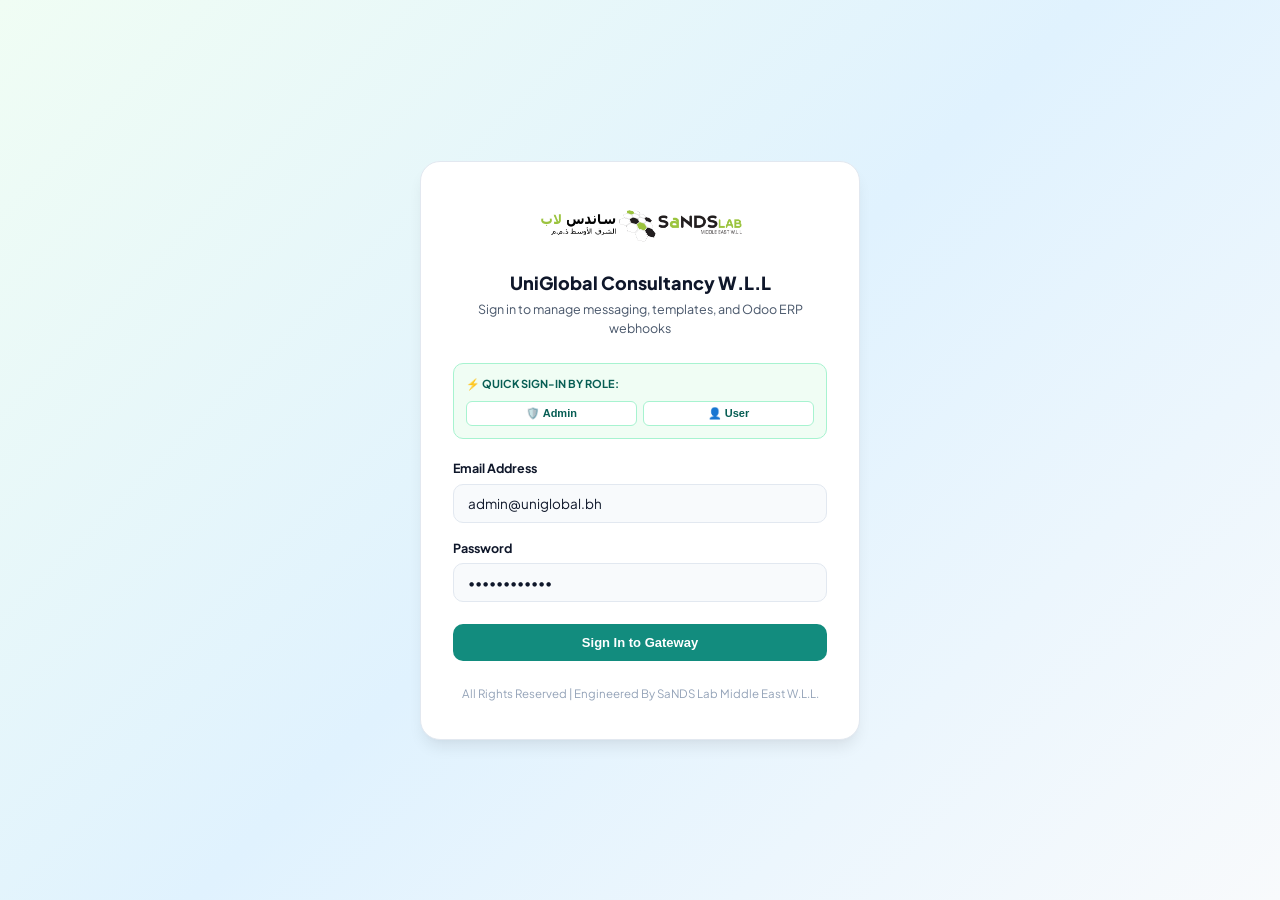
<file: index.html>
<!DOCTYPE html>
<html lang="en">
<head>
  <meta charset="UTF-8">
  <meta name="viewport" content="width=device-width, initial-scale=1.0">
  <title>WhatsApp Integration Platform | SaNDS Lab Middle East W.L.L.</title>
  
  <!-- Favicon -->
  <link rel="icon" type="image/png" href="./assets/logos/SaNDSLab-LogoNewUpdated.png">

  <!-- Google Fonts -->
  <link rel="preconnect" href="https://fonts.googleapis.com">
  <link rel="preconnect" href="https://fonts.gstatic.com" crossorigin>
  <link href="https://fonts.googleapis.com/css2?family=Plus+Jakarta+Sans:wght@300;400;500;600;700;800&family=JetBrains+Mono:wght@400;500;600&display=swap" rel="stylesheet">

  <!-- Application Stylesheet -->
  <link rel="stylesheet" href="./assets/css/app.css?v=2.5.2">

  <!-- Local Offline React 18 Core -->
  <script src="./assets/js/vendor/react.min.js"></script>
  <script src="./assets/js/vendor/react-dom.min.js"></script>
</head>
<body>
  <div id="root"></div>

  <!-- Pre-compiled Fast React 18 Application Bundle -->
  <script src="./assets/js/app.compiled.js?v=2.5.2"></script>
</body>
</html>
</file>
<file: assets/css/app.css>
/**
 * WhatsApp Integration Platform Stylesheet
 * Engineered by SaNDS Lab Middle East W.L.L.
 * Clean White Theme with WhatsApp Light Green Accents & Horizontal Navigation
 */

:root {
  --wa-green: #25D366;
  --wa-teal: #128C7E;
  --wa-dark-teal: #075E54;
  --wa-light-green: #DCF8C6;
  --wa-mint-bg: #E8F8F5;
  --wa-soft-green: #F0FDF4;
  --wa-border-green: #A7F3D0;
  
  --bg-app: #F8FAFC;
  --bg-card: #FFFFFF;
  --bg-sidebar: #FFFFFF;
  --bg-input: #F8FAFC;
  --border-color: #E2E8F0;
  --border-subtle: #F1F5F9;

  --text-primary: #0F172A;
  --text-secondary: #475569;
  --text-muted: #94A3B8;
  --text-inverse: #FFFFFF;

  --badge-otp: #3B82F6;
  --badge-utility: #10B981;
  --badge-marketing: #8B5CF6;
  --badge-service: #06B6D4;

  --shadow-sm: 0 1px 2px 0 rgba(0, 0, 0, 0.05);
  --shadow-md: 0 4px 6px -1px rgba(0, 0, 0, 0.08), 0 2px 4px -2px rgba(0, 0, 0, 0.04);
  --shadow-lg: 0 10px 15px -3px rgba(0, 0, 0, 0.08), 0 4px 6px -4px rgba(0, 0, 0, 0.03);
  --shadow-phone: 0 20px 25px -5px rgba(0, 0, 0, 0.15), 0 8px 10px -6px rgba(0, 0, 0, 0.1);

  --radius-sm: 6px;
  --radius-md: 10px;
  --radius-lg: 14px;
  --radius-full: 9999px;
}

* {
  box-sizing: border-box;
  margin: 0;
  padding: 0;
}

body {
  font-family: 'Plus Jakarta Sans', -apple-system, BlinkMacSystemFont, "Segoe UI", Roboto, sans-serif;
  background-color: var(--bg-app);
  color: var(--text-primary);
  line-height: 1.5;
  font-size: 13.5px;
  -webkit-font-smoothing: antialiased;
  min-height: 100vh;
  display: flex;
  flex-direction: column;
}

#root {
  min-height: 100vh;
  display: flex;
  flex-direction: column;
}

/* =========================================================================
   TOP HORIZONTAL NAVIGATION BAR (SaNDS Lab Logo ONLY)
   ========================================================================= */
/* =========================================================================
   TOP 2-TIER HORIZONTAL HEADER (Brand Top Bar + Full Sub-Header Menu)
   ========================================================================= */
.app-header {
  background: var(--bg-card);
  border-bottom: 1px solid var(--border-color);
  position: sticky;
  top: 0;
  z-index: 1000;
  box-shadow: 0 2px 10px rgba(0,0,0,0.04);
}

.header-top-bar {
  border-bottom: 1px solid var(--border-subtle);
  background: #FFFFFF;
}

.header-top-inner {
  max-width: 1680px;
  margin: 0 auto;
  padding: 0 24px;
  height: 68px;
  display: flex;
  align-items: center;
  justify-content: space-between;
  gap: 20px;
}

.header-brand {
  display: flex;
  align-items: center;
  gap: 16px;
  text-decoration: none;
}

.brand-logo {
  height: 48px;
  max-width: 240px;
  object-fit: contain;
  transition: transform 0.2s ease;
}

.brand-logo:hover {
  transform: scale(1.02);
}

.brand-badge {
  background: var(--wa-mint-bg);
  color: var(--wa-dark-teal);
  border: 1px solid var(--wa-border-green);
  font-size: 11px;
  font-weight: 700;
  padding: 3px 9px;
  border-radius: var(--radius-full);
  display: flex;
  align-items: center;
  gap: 6px;
}

.brand-badge .dot {
  width: 6px;
  height: 6px;
  border-radius: 50%;
  background: var(--wa-green);
  box-shadow: 0 0 6px var(--wa-green);
}

/* Sub-Header Horizontal Navigation Bar (Fixed bottom of header) */
.header-nav-bar {
  background: #FFFFFF;
  position: relative;
  z-index: 50;
}

.header-nav-inner {
  max-width: 1680px;
  margin: 0 auto;
  padding: 0 24px;
  display: flex;
  align-items: center;
  overflow: visible;
}

.horizontal-nav {
  display: flex;
  align-items: center;
  gap: 6px;
  padding: 8px 0;
  width: 100%;
}

.nav-item {
  display: inline-flex;
  align-items: center;
  gap: 8px;
  padding: 8px 16px;
  border-radius: var(--radius-md);
  font-size: 13px;
  font-weight: 600;
  color: var(--text-secondary);
  text-decoration: none;
  cursor: pointer;
  border: 1px solid transparent;
  transition: all 0.15s ease-in-out;
  white-space: nowrap;
}

.nav-item:hover {
  background: var(--wa-soft-green);
  color: var(--wa-dark-teal);
}

.nav-item.active {
  background: var(--wa-teal);
  color: #FFFFFF;
  box-shadow: 0 2px 8px rgba(18, 140, 126, 0.25);
}

.nav-item svg {
  flex-shrink: 0;
}

/* Navigation Dropdown Menu (.nav-dropdown-wrap, .nav-dropdown-btn, .nav-dropdown-menu, .nav-dropdown-item) */
.nav-dropdown-wrap {
  position: relative;
  display: inline-flex;
}

.nav-dropdown-btn {
  display: inline-flex;
  align-items: center;
  gap: 7px;
  padding: 8px 16px;
  border-radius: var(--radius-md);
  font-size: 13px;
  font-weight: 600;
  color: var(--text-secondary);
  background: transparent;
  border: 1px solid transparent;
  cursor: pointer;
  transition: all 0.15s ease-in-out;
  white-space: nowrap;
}

.nav-dropdown-btn:hover {
  background: var(--wa-soft-green);
  color: var(--wa-dark-teal);
}

.nav-dropdown-btn.active {
  background: var(--wa-teal);
  color: #FFFFFF;
  box-shadow: 0 2px 8px rgba(18, 140, 126, 0.25);
}

.nav-dropdown-btn.active .nav-chevron {
  color: rgba(255, 255, 255, 0.9);
}

.nav-chevron {
  font-size: 9px;
  margin-left: 2px;
  transition: transform 0.2s ease;
  display: inline-block;
  color: #94A3B8;
}

.nav-chevron.open {
  transform: rotate(180deg);
}

.nav-dropdown-menu {
  position: absolute;
  top: calc(100% + 6px);
  left: 0;
  min-width: 250px;
  background: #FFFFFF;
  border: 1px solid #E2E8F0;
  border-radius: 12px;
  box-shadow: 0 16px 32px -4px rgba(15, 23, 42, 0.16), 0 4px 12px -2px rgba(15, 23, 42, 0.08);
  padding: 6px;
  z-index: 10000;
  display: flex;
  flex-direction: column;
  gap: 3px;
  animation: dropdownSlideIn 0.18s cubic-bezier(0.16, 1, 0.3, 1);
}

@keyframes dropdownSlideIn {
  from {
    opacity: 0;
    transform: translateY(-6px);
  }
  to {
    opacity: 1;
    transform: translateY(0);
  }
}

.nav-dropdown-item {
  display: flex;
  align-items: center;
  justify-content: space-between;
  padding: 9px 12px;
  border-radius: 8px;
  font-size: 13px;
  font-weight: 600;
  color: #334155;
  background: transparent;
  border: none;
  cursor: pointer;
  text-align: left;
  width: 100%;
  transition: all 0.15s ease;
}

.nav-dropdown-item-left {
  display: flex;
  align-items: center;
  gap: 10px;
}

.nav-dropdown-item:hover {
  background: #F0FDF4;
  color: #075E54;
}

.nav-dropdown-item.active {
  background: #E8F8F5;
  color: #075E54;
  font-weight: 700;
}

.nav-item-indicator {
  display: inline-block;
  width: 7px;
  height: 7px;
  border-radius: 50%;
  background: #128C7E;
  box-shadow: 0 0 6px rgba(18, 140, 126, 0.6);
}

/* User Profile & Role Info in Header */
.header-actions {
  display: flex;
  align-items: center;
  gap: 12px;
}

.user-profile-pill {
  display: flex;
  align-items: center;
  gap: 9px;
  background: var(--bg-app);
  border: 1px solid var(--border-color);
  padding: 4px 10px 4px 6px;
  border-radius: var(--radius-full);
}

.avatar {
  width: 28px;
  height: 28px;
  border-radius: 50%;
  display: flex;
  align-items: center;
  justify-content: center;
  color: #fff;
  font-size: 12px;
  font-weight: 700;
  background: var(--wa-teal);
}

.user-details {
  display: flex;
  flex-direction: column;
}

.user-name {
  font-size: 12px;
  font-weight: 700;
  color: var(--text-primary);
  line-height: 1.2;
}

.user-role-badge {
  font-size: 10px;
  font-weight: 700;
  text-transform: uppercase;
  color: var(--wa-teal);
  letter-spacing: 0.4px;
}

.btn-logout {
  background: transparent;
  border: 1px solid var(--border-color);
  color: var(--text-secondary);
  padding: 7px 12px;
  border-radius: var(--radius-md);
  font-size: 12px;
  font-weight: 600;
  cursor: pointer;
  display: inline-flex;
  align-items: center;
  gap: 6px;
  transition: all 0.15s ease;
}

.btn-logout:hover {
  background: #FEE2E2;
  border-color: #FCA5A5;
  color: #DC2626;
}

.btn-header-action {
  background: #FFFFFF;
  border: 1px solid var(--border-color);
  color: var(--text-secondary);
  padding: 7px 12px;
  border-radius: var(--radius-md);
  font-size: 12px;
  font-weight: 600;
  cursor: pointer;
  display: inline-flex;
  align-items: center;
  gap: 6px;
  transition: all 0.15s ease;
}

.btn-header-action:hover {
  background: #F0FDF4;
  border-color: var(--wa-teal);
  color: var(--wa-dark-teal);
}

/* -------------------------------------------------------------------------
   LICENSE HEADER PILL & BADGES
   ------------------------------------------------------------------------- */
.license-header-pill {
  display: inline-flex;
  align-items: center;
  gap: 7px;
  padding: 5px 13px;
  border-radius: var(--radius-full);
  font-size: 12px;
  font-weight: 700;
  cursor: pointer;
  transition: all 0.2s ease;
  user-select: none;
}

.license-header-pill.status-active {
  background: #DCFCE7;
  border: 1px solid #86EFAC;
  color: #15803D;
}

.license-header-pill.status-active:hover {
  background: #BBF7D0;
  border-color: #22C55E;
  transform: translateY(-1px);
  box-shadow: 0 2px 8px rgba(34, 197, 94, 0.2);
}

.license-header-pill.status-expiring-month {
  background: #FEF3C7;
  border: 1px solid #FDE68A;
  color: #B45309;
}

.license-header-pill.status-expiring-month:hover {
  background: #FDE68A;
  transform: translateY(-1px);
}

.license-header-pill.status-expiring-soon,
.license-header-pill.status-unlicensed {
  background: #FEE2E2;
  border: 1px solid #FCA5A5;
  color: #B91C1C;
}

.license-header-pill.status-expiring-soon:hover,
.license-header-pill.status-unlicensed:hover {
  background: #FECACA;
  transform: translateY(-1px);
}

/* =========================================================================
   MAIN APP CONTAINER
   ========================================================================= */
.app-body {
  flex: 1;
  max-width: 1680px;
  width: 100%;
  margin: 0 auto;
  padding: 24px;
}

.page-header-row {
  display: flex;
  justify-content: space-between;
  align-items: center;
  margin-bottom: 22px;
}

.page-title-group h1 {
  font-size: 20px;
  font-weight: 800;
  color: var(--text-primary);
  display: flex;
  align-items: center;
  gap: 10px;
}

.page-title-group p {
  font-size: 12.5px;
  color: var(--text-secondary);
  margin-top: 3px;
}

/* =========================================================================
   CARDS & GRIDS
   ========================================================================= */
.card {
  background: var(--bg-card);
  border: 1px solid var(--border-color);
  border-radius: var(--radius-lg);
  padding: 20px;
  box-shadow: var(--shadow-sm);
  margin-bottom: 20px;
  min-width: 0;
  box-sizing: border-box;
}

.card-header {
  display: flex;
  justify-content: space-between;
  align-items: center;
  margin-bottom: 16px;
  padding-bottom: 12px;
  border-bottom: 1px solid var(--border-subtle);
}

.card-title {
  font-size: 15px;
  font-weight: 700;
  color: var(--text-primary);
  display: flex;
  align-items: center;
  gap: 8px;
}

/* KPI Overview Grid */
.kpi-grid {
  display: grid;
  grid-template-columns: repeat(auto-fit, minmax(220px, 1fr));
  gap: 16px;
  margin-bottom: 24px;
}

.kpi-card {
  background: var(--bg-card);
  border: 1px solid var(--border-color);
  border-radius: var(--radius-lg);
  padding: 18px 20px;
  box-shadow: var(--shadow-sm);
  display: flex;
  flex-direction: column;
  position: relative;
  overflow: hidden;
  transition: transform 0.15s ease, box-shadow 0.15s ease;
}

.kpi-card:hover {
  transform: translateY(-2px);
  box-shadow: var(--shadow-md);
}

.kpi-card::before {
  content: "";
  position: absolute;
  top: 0;
  left: 0;
  right: 0;
  height: 3px;
  background: var(--wa-teal);
}

.kpi-card.accent-green::before { background: var(--wa-green); }
.kpi-card.accent-blue::before { background: #3B82F6; }
.kpi-card.accent-purple::before { background: #8B5CF6; }
.kpi-card.accent-amber::before { background: #F59E0B; }

.kpi-label {
  font-size: 11.5px;
  font-weight: 700;
  text-transform: uppercase;
  color: var(--text-secondary);
  letter-spacing: 0.5px;
  margin-bottom: 6px;
}

.kpi-value {
  font-size: 24px;
  font-weight: 800;
  color: var(--text-primary);
  line-height: 1.2;
}

.kpi-sub {
  font-size: 11.5px;
  color: var(--text-muted);
  margin-top: 6px;
  display: flex;
  align-items: center;
  gap: 5px;
}

.kpi-sub.positive {
  color: #15803D;
  font-weight: 600;
}

/* =========================================================================
   COMPOSER & LIVE WHATSAPP PHONE MOCKUP
   ========================================================================= */
.composer-layout {
  display: grid;
  grid-template-columns: 1fr 380px;
  gap: 24px;
  align-items: flex-start;
}

@media (max-width: 992px) {
  .composer-layout {
    grid-template-columns: 1fr;
  }
}

.form-group {
  margin-bottom: 16px;
}

.form-label {
  display: block;
  font-size: 12.5px;
  font-weight: 700;
  color: var(--text-primary);
  margin-bottom: 6px;
}

.form-hint {
  font-size: 11px;
  color: var(--text-muted);
  margin-top: 4px;
}

.form-input, .form-select, .form-textarea, .form-control {
  width: 100%;
  padding: 10px 14px;
  background: var(--bg-input);
  border: 1.5px solid var(--border-color);
  border-radius: var(--radius-md);
  font-size: 13.5px;
  font-family: inherit;
  color: var(--text-primary);
  transition: all 0.2s ease;
  box-sizing: border-box;
  display: block;
}

.form-select {
  appearance: none;
  -webkit-appearance: none;
  background-color: #FFFFFF;
  background-image: url("data:image/svg+xml,%3Csvg xmlns='http://www.w3.org/2000/svg' width='16' height='16' fill='%2364748B' viewBox='0 0 16 16'%3E%3Cpath d='M7.247 11.14 2.451 5.658C1.885 5.013 2.345 4 3.204 4h9.592a1 1 0 0 1 .753 1.659l-4.796 5.48a1 1 0 0 1-1.506 0z'/%3E%3C/svg%3E");
  background-repeat: no-repeat;
  background-position: right 14px center;
  background-size: 12px;
  padding-right: 38px;
  cursor: pointer;
}

.form-input:focus, .form-select:focus, .form-textarea:focus, .form-control:focus {
  outline: none;
  background: #fff;
  border-color: var(--wa-teal);
  box-shadow: 0 0 0 3px rgba(18, 140, 126, 0.18);
}

.form-textarea {
  min-height: 90px;
  resize: vertical;
}

.param-grid {
  display: grid;
  grid-template-columns: 1fr 1fr;
  gap: 12px;
  background: var(--wa-soft-green);
  padding: 14px;
  border-radius: var(--radius-md);
  border: 1px solid var(--wa-border-green);
}

/* Tariff Estimate Bar */
.tariff-estimate-banner {
  background: linear-gradient(135deg, #ECFDF5 0%, #E0F2FE 100%);
  border: 1.5px solid #A7F3D0;
  border-radius: var(--radius-md);
  padding: 12px 16px;
  display: flex;
  justify-content: space-between;
  align-items: center;
  margin-top: 16px;
}

.tariff-info {
  display: flex;
  flex-direction: column;
}

.tariff-info .title {
  font-size: 12px;
  font-weight: 700;
  color: #065F46;
}

.tariff-info .breakdown {
  font-size: 11px;
  color: #047857;
}

.tariff-rate-badge {
  background: var(--wa-teal);
  color: #fff;
  font-size: 14px;
  font-weight: 800;
  padding: 6px 12px;
  border-radius: var(--radius-md);
  letter-spacing: 0.3px;
}

/* WhatsApp Realistic Smartphone Mockup */
.phone-mockup-wrapper {
  position: sticky;
  top: 90px;
}

.phone-device {
  width: 360px;
  height: 620px;
  background: #111827;
  border-radius: 40px;
  padding: 12px;
  box-shadow: var(--shadow-phone);
  border: 3px solid #374151;
  position: relative;
  display: flex;
  flex-direction: column;
  margin: 0 auto;
}

.phone-notch {
  width: 140px;
  height: 18px;
  background: #111827;
  position: absolute;
  top: 12px;
  left: 50%;
  transform: translateX(-50%);
  border-bottom-left-radius: 12px;
  border-bottom-right-radius: 12px;
  z-index: 100;
  display: flex;
  align-items: center;
  justify-content: center;
}

.phone-speaker {
  width: 40px;
  height: 3px;
  background: #4B5563;
  border-radius: 2px;
}

.phone-screen {
  background: #ECE5DD url('https://user-images.githubusercontent.com/15075759/28719144-86dc0f70-73b1-11e7-911d-60d70fcded21.png') repeat;
  background-size: 320px;
  flex: 1;
  border-radius: 30px;
  display: flex;
  flex-direction: column;
  overflow: hidden;
}

.wa-chat-header {
  background: #075E54;
  color: #fff;
  padding: 24px 12px 10px;
  display: flex;
  align-items: center;
  gap: 10px;
}

.wa-avatar {
  width: 34px;
  height: 34px;
  border-radius: 50%;
  background: #25D366;
  display: flex;
  align-items: center;
  justify-content: center;
  font-weight: 800;
  color: #075E54;
  font-size: 13px;
}

.wa-user-info {
  flex: 1;
  overflow: hidden;
}

.wa-contact-name {
  font-size: 13px;
  font-weight: 700;
  display: flex;
  align-items: center;
  gap: 4px;
  white-space: nowrap;
}

.wa-verified-icon {
  color: #25D366;
}

.wa-status-text {
  font-size: 10px;
  color: #E2E8F0;
  opacity: 0.9;
}

.wa-chat-body {
  flex: 1;
  padding: 14px 12px;
  overflow-y: auto;
  display: flex;
  flex-direction: column;
  justify-content: flex-end;
  gap: 8px;
}

.wa-date-pill {
  align-self: center;
  background: rgba(255, 255, 255, 0.85);
  font-size: 10px;
  font-weight: 600;
  color: #4B5563;
  padding: 3px 9px;
  border-radius: 6px;
  box-shadow: 0 1px 1px rgba(0,0,0,0.06);
  margin-bottom: 6px;
}

.wa-bubble {
  max-width: 88%;
  background: var(--wa-light-green);
  align-self: flex-end;
  padding: 8px 10px 6px;
  border-radius: 8px 0px 8px 8px;
  box-shadow: 0 1px 2px rgba(0,0,0,0.12);
  position: relative;
  font-size: 12.5px;
  color: #111827;
  line-height: 1.4;
  word-break: break-word;
}

.wa-bubble.inbound {
  background: #FFFFFF;
  align-self: flex-start;
  border-radius: 0px 8px 8px 8px;
}

.wa-bubble-doc {
  background: #C4E9B3;
  padding: 7px 9px;
  border-radius: 6px;
  display: flex;
  align-items: center;
  gap: 8px;
  margin-bottom: 6px;
  font-size: 11.5px;
  font-weight: 600;
}

.wa-bubble-footer {
  font-size: 10px;
  color: #6B7280;
  margin-top: 4px;
  border-top: 1px dashed rgba(0,0,0,0.08);
  padding-top: 3px;
}

.wa-bubble-meta {
  display: flex;
  justify-content: flex-end;
  align-items: center;
  gap: 4px;
  font-size: 9.5px;
  color: #6B7280;
  margin-top: 3px;
}

.wa-ticks {
  color: #3B82F6;
  font-size: 11px;
}

.wa-chat-input-bar {
  background: #F0F2F5;
  padding: 8px 10px;
  display: flex;
  align-items: center;
  gap: 8px;
}

.wa-dummy-input {
  background: #FFFFFF;
  flex: 1;
  padding: 6px 12px;
  border-radius: 20px;
  font-size: 11px;
  color: #9CA3AF;
}

/* =========================================================================
   DATATABLE COMPONENT & CONTROLS
   ========================================================================= */
.datatable-container {
  background: var(--bg-card);
  border: 1px solid var(--border-color);
  border-radius: var(--radius-lg);
  box-shadow: var(--shadow-sm);
  overflow: hidden;
  margin-bottom: 24px;
}

.datatable-header {
  padding: 16px 20px;
  display: flex;
  justify-content: space-between;
  align-items: center;
  flex-wrap: wrap;
  gap: 14px;
  background: #FFFFFF;
  border-bottom: 1px solid var(--border-color);
}

.datatable-length {
  display: flex;
  align-items: center;
  gap: 8px;
  font-size: 12.5px;
  color: var(--text-secondary);
  font-weight: 600;
}

.datatable-length select {
  padding: 5px 10px;
  background: var(--bg-input);
  border: 1px solid var(--border-color);
  border-radius: var(--radius-sm);
  font-size: 12.5px;
  color: var(--text-primary);
  font-weight: 600;
  cursor: pointer;
}

.datatable-tools {
  display: flex;
  align-items: center;
  gap: 10px;
  flex-wrap: wrap;
}

.datatable-search {
  position: relative;
  display: flex;
  align-items: center;
}

.datatable-search input {
  padding: 7px 12px 7px 32px;
  background: var(--bg-input);
  border: 1px solid var(--border-color);
  border-radius: var(--radius-md);
  font-size: 12.5px;
  width: 240px;
  color: var(--text-primary);
  transition: all 0.2s;
}

.datatable-search input:focus {
  width: 290px;
  background: #FFFFFF;
  border-color: var(--wa-teal);
  outline: none;
  box-shadow: 0 0 0 3px rgba(18, 140, 126, 0.15);
}

.datatable-search-icon {
  position: absolute;
  left: 10px;
  font-size: 12px;
  color: var(--text-muted);
  pointer-events: none;
}

.btn-export {
  background: #FFFFFF;
  border: 1px solid var(--border-color);
  color: var(--text-secondary);
  padding: 6px 12px;
  border-radius: var(--radius-md);
  font-size: 12px;
  font-weight: 600;
  cursor: pointer;
  display: inline-flex;
  align-items: center;
  gap: 6px;
  transition: all 0.15s;
}

.btn-export:hover {
  background: var(--wa-soft-green);
  border-color: var(--wa-border-green);
  color: var(--wa-dark-teal);
}

.data-table-wrapper {
  overflow-x: auto;
}

.data-table {
  width: 100%;
  border-collapse: collapse;
  font-size: 12.5px;
  text-align: left;
}

.data-table th {
  background: #F8FAFC;
  color: var(--text-secondary);
  font-weight: 700;
  padding: 12px 16px;
  border-bottom: 1.5px solid var(--border-color);
  text-transform: uppercase;
  font-size: 11px;
  letter-spacing: 0.5px;
  white-space: nowrap;
}

.data-table th.sortable {
  cursor: pointer;
  user-select: none;
  transition: background 0.15s, color 0.15s;
}

.data-table th.sortable:hover {
  background: #EEF2F6;
  color: var(--wa-dark-teal);
}

.sort-indicator {
  display: inline-block;
  margin-left: 6px;
  font-size: 10px;
  color: var(--text-muted);
}

.data-table th.sorted .sort-indicator {
  color: var(--wa-teal);
  font-weight: 800;
}

.data-table td {
  padding: 13px 16px;
  border-bottom: 1px solid var(--border-subtle);
  color: var(--text-primary);
  vertical-align: middle;
}

.data-table tr:last-child td {
  border-bottom: none;
}

.data-table tr:hover td {
  background: var(--wa-soft-green);
}

/* DataTable Footer Pagination */
.datatable-footer {
  padding: 14px 20px;
  display: flex;
  justify-content: space-between;
  align-items: center;
  flex-wrap: wrap;
  gap: 12px;
  background: #FFFFFF;
  border-top: 1px solid var(--border-color);
  font-size: 12px;
  color: var(--text-secondary);
}

.datatable-info {
  font-weight: 600;
}

.datatable-pagination {
  display: flex;
  align-items: center;
  gap: 4px;
}

.page-btn {
  background: #FFFFFF;
  border: 1px solid var(--border-color);
  color: var(--text-secondary);
  min-width: 32px;
  height: 32px;
  padding: 0 8px;
  border-radius: var(--radius-sm);
  font-size: 12px;
  font-weight: 700;
  display: inline-flex;
  align-items: center;
  justify-content: center;
  cursor: pointer;
  transition: all 0.15s;
}

.page-btn:hover:not(:disabled) {
  background: var(--wa-soft-green);
  border-color: var(--wa-border-green);
  color: var(--wa-dark-teal);
}

.page-btn.active {
  background: var(--wa-teal);
  border-color: var(--wa-teal);
  color: #FFFFFF;
  box-shadow: 0 2px 6px rgba(18, 140, 126, 0.25);
}

.page-btn:disabled {
  opacity: 0.4;
  cursor: not-allowed;
}

.badge {
  display: inline-flex;
  align-items: center;
  gap: 4px;
  padding: 3px 8px;
  border-radius: var(--radius-full);
  font-size: 11px;
  font-weight: 700;
  text-transform: uppercase;
  letter-spacing: 0.3px;
}

.badge.cat-auth { background: #EFF6FF; color: #1D4ED8; border: 1px solid #BFDBFE; }
.badge.cat-utility { background: #F0FDF4; color: #15803D; border: 1px solid #BBF7D0; }
.badge.cat-marketing { background: #FAF5FF; color: #7E22CE; border: 1px solid #E9D5FF; }
.badge.cat-service { background: #ECFEFF; color: #0E7490; border: 1px solid #A5F3FC; }

.badge.status-read { background: #DCFCE7; color: #15803D; }
.badge.status-delivered { background: #E0E7FF; color: #4338CA; }
.badge.status-sent { background: #FEF3C7; color: #B45309; }
.badge.status-queued { background: #F3F4F6; color: #4B5563; }
.badge.status-failed { background: #FEE2E2; color: #B91C1C; }

/* Buttons */
.btn {
  display: inline-flex;
  align-items: center;
  justify-content: center;
  gap: 8px;
  padding: 8px 16px;
  border-radius: var(--radius-md);
  font-size: 13px;
  font-weight: 600;
  cursor: pointer;
  border: 1px solid transparent;
  transition: all 0.15s ease;
  text-decoration: none;
}

.btn-primary {
  background: var(--wa-teal);
  color: #fff;
}

.btn-primary:hover {
  background: var(--wa-dark-teal);
  transform: translateY(-1px);
}

.btn-success {
  background: var(--wa-green);
  color: #075E54;
  font-weight: 700;
}

.btn-success:hover {
  background: #1EBE5D;
}

.btn-secondary {
  background: #F1F5F9;
  color: var(--text-secondary);
  border-color: var(--border-color);
}

.btn-secondary:hover {
  background: #E2E8F0;
  color: var(--text-primary);
}

.btn-sm {
  padding: 4px 10px;
  font-size: 11.5px;
  border-radius: var(--radius-sm);
}

.btn-warning {
  background: #FEF3C7;
  color: #B45309;
  border-color: #FDE68A;
}

.btn-warning:hover {
  background: #FDE68A;
  color: #92400E;
}

.btn-danger-outline {
  background: #FEF2F2;
  color: #DC2626;
  border-color: #FECACA;
}

.btn-danger-outline:hover {
  background: #FEE2E2;
  color: #B91C1C;
}

/* =========================================================================
   LOGIN SCREEN (Light Theme & Presets)
   ========================================================================= */
.login-container {
  min-height: 100vh;
  display: flex;
  align-items: center;
  justify-content: center;
  background: linear-gradient(135deg, #F0FDF4 0%, #E0F2FE 50%, #F8FAFC 100%);
  padding: 24px;
}

.login-card {
  width: 100%;
  max-width: 440px;
  background: #FFFFFF;
  border: 1px solid var(--border-color);
  border-radius: 20px;
  padding: 36px 32px;
  box-shadow: var(--shadow-lg);
}

.login-header {
  text-align: center;
  margin-bottom: 26px;
}

.login-logo {
  height: 54px;
  max-width: 260px;
  object-fit: contain;
  margin-bottom: 16px;
}

.login-header h2 {
  font-size: 18px;
  font-weight: 800;
  color: var(--text-primary);
}

.login-header p {
  font-size: 12.5px;
  color: var(--text-secondary);
  margin-top: 4px;
}

.preset-roles-box {
  background: var(--wa-soft-green);
  border: 1px solid var(--wa-border-green);
  border-radius: var(--radius-md);
  padding: 12px;
  margin-bottom: 20px;
}

.preset-roles-title {
  font-size: 11px;
  font-weight: 700;
  text-transform: uppercase;
  color: var(--wa-dark-teal);
  margin-bottom: 8px;
}

.preset-buttons-row {
  display: flex;
  gap: 6px;
}

.btn-preset {
  flex: 1;
  background: #fff;
  border: 1px solid var(--wa-border-green);
  color: var(--wa-dark-teal);
  padding: 5px 8px;
  border-radius: var(--radius-sm);
  font-size: 11px;
  font-weight: 700;
  cursor: pointer;
  transition: all 0.15s ease;
}

.btn-preset:hover {
  background: var(--wa-teal);
  color: #fff;
  border-color: var(--wa-teal);
}

/* =========================================================================
   API DEVELOPER HUB & CODE SNIPPETS
   ========================================================================= */
.api-hub-grid {
  display: grid;
  grid-template-columns: minmax(0, 1fr) minmax(0, 1fr);
  gap: 20px;
  align-items: start;
}

@media (max-width: 960px) {
  .api-hub-grid {
    grid-template-columns: 1fr;
  }
}

.code-box {
  background: #0F172A;
  color: #F8FAFC;
  font-family: 'JetBrains Mono', 'Fira Code', Consolas, monospace;
  font-size: 12px;
  padding: 16px;
  border-radius: var(--radius-md);
  overflow-x: auto;
  position: relative;
  line-height: 1.5;
  box-sizing: border-box;
  max-width: 100%;
}

.code-box pre {
  margin: 0;
  white-space: pre-wrap;
  word-break: break-word;
  overflow-wrap: anywhere;
  font-family: inherit;
  font-size: inherit;
  line-height: inherit;
  max-width: 100%;
}

.code-box-header {
  display: flex;
  justify-content: space-between;
  align-items: center;
  margin-bottom: 8px;
  padding-bottom: 8px;
  border-bottom: 1px solid #334155;
  font-size: 11px;
  color: #94A3B8;
  font-weight: 600;
}

.btn-copy-code {
  background: #1E293B;
  border: 1px solid #475569;
  color: #E2E8F0;
  padding: 4px 10px;
  border-radius: 6px;
  font-size: 11px;
  font-weight: 600;
  cursor: pointer;
  transition: all 0.15s;
  display: inline-flex;
  align-items: center;
  gap: 5px;
}

.btn-copy-code:hover {
  background: var(--wa-teal);
  color: #fff;
  border-color: var(--wa-teal);
}

.code-tabs-header {
  display: flex;
  gap: 4px;
  background: #1E293B;
  padding: 4px;
  border-radius: 8px;
  margin-bottom: 12px;
  flex-wrap: wrap;
}

.code-tab-btn {
  background: transparent;
  border: none;
  color: #94A3B8;
  padding: 6px 12px;
  font-size: 11.5px;
  font-weight: 600;
  border-radius: 6px;
  cursor: pointer;
  transition: all 0.2s ease;
  display: flex;
  align-items: center;
  gap: 6px;
}

.code-tab-btn:hover {
  color: #F8FAFC;
  background: rgba(255, 255, 255, 0.06);
}

.code-tab-btn.active {
  background: var(--wa-teal);
  color: #ffffff;
  box-shadow: 0 2px 4px rgba(0, 0, 0, 0.2);
}

/* =========================================================================
   FOOTER (All Rights Reserved & Engineered by SaNDS Lab)
   ========================================================================= */
.app-footer {
  background: var(--bg-card);
  border-top: 1px solid var(--border-color);
  padding: 16px 24px;
  margin-top: auto;
}

.footer-inner {
  max-width: 1680px;
  margin: 0 auto;
  display: flex;
  justify-content: space-between;
  align-items: center;
  font-size: 11.5px;
  color: var(--text-secondary);
  flex-wrap: wrap;
  gap: 10px;
}

.footer-left {
  font-weight: 600;
}

.footer-right {
  display: flex;
  align-items: center;
  gap: 14px;
}

.footer-badge {
  background: var(--wa-soft-green);
  color: var(--wa-teal);
  font-size: 10.5px;
  font-weight: 700;
  padding: 2px 7px;
  border-radius: 4px;
}

/* =========================================================================
   LIVE WHATSAPP CONVERSATION CHAT CONSOLE & DRAWER
   ========================================================================= */
.chat-modal-overlay {
  position: fixed;
  top: 0;
  left: 0;
  right: 0;
  bottom: 0;
  background: rgba(15, 23, 42, 0.65);
  backdrop-filter: blur(4px);
  display: flex;
  align-items: center;
  justify-content: center;
  z-index: 10000;
  padding: 20px;
  animation: fadeIn 0.2s ease-out;
}

.chat-modal-box {
  background: #FFFFFF;
  width: 100%;
  max-width: 780px;
  height: 85vh;
  max-height: 820px;
  border-radius: 16px;
  box-shadow: 0 25px 50px -12px rgba(0, 0, 0, 0.25);
  display: flex;
  flex-direction: column;
  overflow: hidden;
  border: 1px solid var(--border-color);
}

/* Chat Header */
.chat-modal-header {
  background: #075E54;
  color: #FFFFFF;
  padding: 14px 18px;
  display: flex;
  align-items: center;
  justify-content: space-between;
  box-shadow: 0 2px 8px rgba(0,0,0,0.15);
}

.chat-header-user {
  display: flex;
  align-items: center;
  gap: 12px;
}

.chat-avatar {
  width: 42px;
  height: 42px;
  border-radius: 50%;
  background: #128C7E;
  color: #FFFFFF;
  display: flex;
  align-items: center;
  justify-content: center;
  font-weight: 800;
  font-size: 15px;
  box-shadow: 0 2px 5px rgba(0,0,0,0.2);
  position: relative;
}

.chat-avatar-online {
  position: absolute;
  bottom: 0;
  right: 0;
  width: 11px;
  height: 11px;
  background: #25D366;
  border: 2px solid #075E54;
  border-radius: 50%;
}

.chat-user-meta {
  display: flex;
  flex-direction: column;
}

.chat-user-phone {
  font-size: 15px;
  font-weight: 700;
  letter-spacing: 0.2px;
}

.chat-user-sub {
  font-size: 11px;
  color: #A7F3D0;
  display: flex;
  align-items: center;
  gap: 6px;
}

.chat-window-pill {
  background: rgba(37, 211, 102, 0.2);
  border: 1px solid rgba(37, 211, 102, 0.4);
  color: #DCFCE7;
  padding: 1px 7px;
  border-radius: 12px;
  font-size: 10px;
  font-weight: 700;
}

.chat-header-actions {
  display: flex;
  align-items: center;
  gap: 8px;
}

.btn-chat-close {
  background: rgba(255,255,255,0.15);
  border: none;
  color: #FFFFFF;
  width: 32px;
  height: 32px;
  border-radius: 50%;
  display: flex;
  align-items: center;
  justify-content: center;
  font-size: 15px;
  cursor: pointer;
  transition: all 0.2s;
}

.btn-chat-close:hover {
  background: rgba(255,255,255,0.3);
  transform: scale(1.05);
}

/* Chat Body / Canvas (Real WhatsApp Wallpaper Aesthetic) */
.chat-messages-canvas {
  flex: 1;
  background-color: #ECE5DD;
  background-image: radial-gradient(#CBD5E1 1px, transparent 1px);
  background-size: 16px 16px;
  padding: 18px 20px;
  overflow-y: auto;
  display: flex;
  flex-direction: column;
  gap: 12px;
}

.chat-date-separator {
  align-self: center;
  background: rgba(255, 255, 255, 0.85);
  color: #475569;
  font-size: 10.5px;
  font-weight: 700;
  padding: 3px 12px;
  border-radius: 8px;
  box-shadow: 0 1px 2px rgba(0,0,0,0.06);
  margin: 6px 0;
  text-transform: uppercase;
}

/* Bubbles */
.chat-bubble-row {
  display: flex;
  width: 100%;
}

.chat-bubble-row.outbound {
  justify-content: flex-end;
}

.chat-bubble-row.inbound {
  justify-content: flex-start;
}

.chat-bubble {
  max-width: 72%;
  padding: 9px 12px 6px 12px;
  border-radius: 10px;
  font-size: 13.5px;
  line-height: 1.45;
  box-shadow: 0 1px 2px rgba(0,0,0,0.12);
  position: relative;
  word-break: break-word;
}

.chat-bubble-row.outbound .chat-bubble {
  background: #DCF8C6;
  color: #0F172A;
  border-top-right-radius: 2px;
}

.chat-bubble-row.inbound .chat-bubble {
  background: #FFFFFF;
  color: #0F172A;
  border-top-left-radius: 2px;
}

.chat-bubble-template-tag {
  display: inline-block;
  font-size: 10px;
  font-weight: 700;
  text-transform: uppercase;
  color: #075E54;
  background: rgba(18, 140, 126, 0.12);
  padding: 2px 6px;
  border-radius: 4px;
  margin-bottom: 5px;
}

.chat-bubble-media {
  display: flex;
  align-items: center;
  gap: 8px;
  background: rgba(0,0,0,0.05);
  padding: 6px 10px;
  border-radius: 6px;
  margin-bottom: 6px;
  font-size: 12px;
  font-weight: 600;
}

.chat-bubble-footer {
  display: flex;
  align-items: center;
  justify-content: flex-end;
  gap: 4px;
  margin-top: 3px;
  font-size: 10px;
  color: #64748B;
}

.chat-tick-read {
  color: #34B7F1;
  font-weight: 800;
}

.chat-tick-delivered {
  color: #94A3B8;
  font-weight: 800;
}

/* Chat Input Bar */
.chat-input-bar {
  background: #F0F2F5;
  padding: 12px 16px;
  border-top: 1px solid #E2E8F0;
  display: flex;
  align-items: center;
  gap: 10px;
}

.chat-textarea {
  flex: 1;
  background: #FFFFFF;
  border: 1px solid #CBD5E1;
  border-radius: 24px;
  padding: 10px 18px;
  font-size: 13.5px;
  color: #0F172A;
  outline: none;
  resize: none;
  max-height: 100px;
  min-height: 42px;
  line-height: 1.4;
  font-family: inherit;
  transition: border-color 0.2s;
}

.chat-textarea:focus {
  border-color: #128C7E;
  box-shadow: 0 0 0 2px rgba(18, 140, 126, 0.15);
}

.btn-chat-send {
  background: #128C7E;
  border: none;
  color: #FFFFFF;
  width: 44px;
  height: 44px;
  border-radius: 50%;
  display: flex;
  align-items: center;
  justify-content: center;
  font-size: 18px;
  cursor: pointer;
  box-shadow: 0 2px 6px rgba(18, 140, 126, 0.35);
  transition: all 0.2s;
  flex-shrink: 0;
}

.btn-chat-send:hover {
  background: #075E54;
  transform: scale(1.05);
}

.btn-chat-send:disabled {
  background: #94A3B8;
  cursor: not-allowed;
  transform: none;
  box-shadow: none;
}

/* =========================================================================
   CONVERSATION VIEW MODE TOGGLE & THREAD PILLS
   ========================================================================= */
.view-mode-toggle {
  display: inline-flex;
  align-items: center;
  background: #F1F5F9;
  padding: 4px;
  border-radius: 10px;
  border: 1px solid #E2E8F0;
  gap: 3px;
}

.view-mode-btn {
  display: inline-flex;
  align-items: center;
  gap: 6px;
  padding: 6px 14px;
  font-size: 12.5px;
  font-weight: 600;
  border-radius: 8px;
  border: none;
  background: transparent;
  color: #64748B;
  cursor: pointer;
  transition: all 0.18s ease;
}

.view-mode-btn:hover {
  color: #0F172A;
  background: rgba(255, 255, 255, 0.6);
}

.view-mode-btn.active {
  background: #FFFFFF;
  color: #0F172A;
  box-shadow: 0 1px 4px rgba(0, 0, 0, 0.08);
  font-weight: 700;
}

.view-mode-btn .count-badge {
  font-size: 11px;
  padding: 1px 6px;
  border-radius: 10px;
  background: #E2E8F0;
  color: #475569;
}

.view-mode-btn.active .count-badge {
  background: #10B981;
  color: #FFFFFF;
}

/* =========================================================================
   WALLET & BILLING SYSTEM STYLES
   ========================================================================= */
.wallet-header-pill {
  display: inline-flex;
  align-items: center;
  gap: 7px;
  background: rgba(18, 140, 126, 0.08);
  border: 1px solid rgba(18, 140, 126, 0.25);
  color: #075E54;
  padding: 5px 12px;
  border-radius: var(--radius-full);
  font-size: 13px;
  font-weight: 700;
  cursor: pointer;
  transition: all 0.2s ease;
}

.wallet-header-pill:hover {
  background: rgba(18, 140, 126, 0.16);
  border-color: #128C7E;
  transform: translateY(-1px);
}

.wallet-hero-grid {
  display: grid;
  grid-template-columns: 1.4fr 1fr 1fr;
  gap: 20px;
  margin-bottom: 24px;
}

.wallet-balance-card {
  background: linear-gradient(135deg, #075E54 0%, #128C7E 100%);
  color: #FFFFFF;
  border-radius: 16px;
  padding: 24px;
  box-shadow: 0 10px 25px -5px rgba(7, 94, 84, 0.3);
  position: relative;
  overflow: hidden;
}

.wallet-balance-card::after {
  content: '';
  position: absolute;
  top: -40px;
  right: -40px;
  width: 140px;
  height: 140px;
  background: rgba(255, 255, 255, 0.1);
  border-radius: 50%;
  pointer-events: none;
}

.wallet-balance-label {
  font-size: 12.5px;
  text-transform: uppercase;
  letter-spacing: 0.8px;
  opacity: 0.85;
  font-weight: 700;
}

.wallet-balance-amount {
  font-size: 32px;
  font-weight: 800;
  margin: 10px 0 16px 0;
  letter-spacing: -0.5px;
}

.wallet-quick-actions {
  display: flex;
  gap: 10px;
}

.btn-recharge {
  background: #25D366;
  color: #064E3B;
  border: none;
  font-weight: 700;
  font-size: 13px;
  padding: 8px 16px;
  border-radius: 8px;
  cursor: pointer;
  display: inline-flex;
  align-items: center;
  gap: 6px;
  transition: all 0.2s;
}

.btn-recharge:hover {
  background: #34D399;
  transform: scale(1.03);
}

.tx-type-badge {
  display: inline-flex;
  align-items: center;
  gap: 4px;
  padding: 3px 8px;
  border-radius: 6px;
  font-size: 11.5px;
  font-weight: 700;
}

.tx-credit {
  background: #DCFCE7;
  color: #15803D;
}

.tx-debit {
  background: #FEE2E2;
  color: #B91C1C;
}

.tx-adjustment {
  background: #FEF3C7;
  color: #B45309;
}

.settings-nav-tabs {
  display: flex;
  gap: 8px;
  border-bottom: 2px solid var(--border-color);
  margin-bottom: 24px;
}

.settings-tab-btn {
  padding: 10px 18px;
  border: none;
  background: transparent;
  font-size: 13.5px;
  font-weight: 600;
  color: var(--text-secondary);
  cursor: pointer;
  border-bottom: 2px solid transparent;
  margin-bottom: -2px;
  display: inline-flex;
  align-items: center;
  gap: 8px;
  transition: all 0.2s ease;
}

.settings-tab-btn.active {
  color: var(--wa-teal);
  border-bottom-color: var(--wa-teal);
  font-weight: 700;
}

/* =========================================================================
   ATTRACTIVE CUSTOM CONFIRMATION POPUP MODAL
   ========================================================================= */
.confirm-modal-overlay {
  position: fixed;
  top: 0;
  left: 0;
  right: 0;
  bottom: 0;
  background: rgba(15, 23, 42, 0.65);
  backdrop-filter: blur(8px);
  -webkit-backdrop-filter: blur(8px);
  display: flex;
  align-items: center;
  justify-content: center;
  z-index: 11000;
  padding: 16px;
  animation: modalFadeIn 0.2s cubic-bezier(0.16, 1, 0.3, 1);
}

.confirm-modal-card {
  background: #FFFFFF;
  border-radius: 20px;
  width: 480px;
  max-width: 100%;
  box-shadow: 0 25px 50px -12px rgba(0, 0, 0, 0.25), 0 0 0 1px rgba(0, 0, 0, 0.05);
  overflow: hidden;
  animation: modalScaleUp 0.25s cubic-bezier(0.16, 1, 0.3, 1);
}

.confirm-modal-body {
  padding: 28px 28px 20px 28px;
  text-align: center;
}

.confirm-modal-icon-badge {
  width: 64px;
  height: 64px;
  border-radius: 50%;
  background: #FEE2E2;
  color: #DC2626;
  display: flex;
  align-items: center;
  justify-content: center;
  font-size: 28px;
  margin: 0 auto 18px auto;
  box-shadow: 0 0 0 8px #FEF2F2;
}

.confirm-modal-title {
  font-size: 19px;
  font-weight: 800;
  color: #0F172A;
  margin-bottom: 8px;
  letter-spacing: -0.3px;
}

.confirm-modal-subtitle {
  font-size: 13px;
  color: #64748B;
  line-height: 1.5;
  margin-bottom: 18px;
}

.confirm-modal-info-box {
  background: #F8FAFC;
  border: 1px solid #E2E8F0;
  border-radius: 12px;
  padding: 14px 16px;
  text-align: left;
  margin-bottom: 18px;
  font-size: 12.5px;
}

.confirm-modal-info-row {
  display: flex;
  justify-content: space-between;
  align-items: center;
  margin-bottom: 6px;
}

.confirm-modal-info-row:last-child {
  margin-bottom: 0;
}

.confirm-modal-info-label {
  color: #64748B;
  font-weight: 500;
}

.confirm-modal-info-value {
  color: #0F172A;
  font-weight: 700;
}

.confirm-modal-warning-box {
  background: #FEF3C7;
  border: 1px solid #FDE68A;
  border-radius: 10px;
  padding: 10px 14px;
  font-size: 12px;
  color: #92400E;
  text-align: left;
  line-height: 1.4;
  display: flex;
  align-items: flex-start;
  gap: 8px;
  margin-bottom: 20px;
}

.confirm-modal-actions {
  display: flex;
  gap: 12px;
  padding: 0 28px 24px 28px;
}

.btn-confirm-delete {
  flex: 1;
  background: #DC2626;
  color: #FFFFFF;
  border: none;
  font-weight: 700;
  font-size: 13.5px;
  padding: 12px 20px;
  border-radius: 12px;
  cursor: pointer;
  box-shadow: 0 4px 12px rgba(220, 38, 38, 0.3);
  transition: all 0.2s ease;
  display: inline-flex;
  align-items: center;
  justify-content: center;
  gap: 6px;
}

.btn-confirm-delete:hover {
  background: #B91C1C;
  transform: translateY(-1px);
  box-shadow: 0 6px 16px rgba(220, 38, 38, 0.4);
}

.btn-confirm-primary {
  flex: 1;
  background: linear-gradient(135deg, #075E54 0%, #128C7E 100%);
  color: #FFFFFF;
  border: none;
  font-weight: 700;
  font-size: 13.5px;
  padding: 12px 20px;
  border-radius: 12px;
  cursor: pointer;
  box-shadow: 0 4px 12px rgba(18, 140, 126, 0.3);
  transition: all 0.2s ease;
  display: inline-flex;
  align-items: center;
  justify-content: center;
  gap: 6px;
}

.btn-confirm-primary:hover {
  background: linear-gradient(135deg, #064E46 0%, #0F766E 100%);
  transform: translateY(-1px);
  box-shadow: 0 6px 16px rgba(18, 140, 126, 0.4);
}

.confirm-modal-icon-badge.primary, .confirm-modal-icon-badge.success {
  background: #DCFCE7 !important;
  color: #16A34A !important;
  box-shadow: 0 0 0 8px #F0FDF4 !important;
}

.confirm-modal-icon-badge.info {
  background: #E0F2FE !important;
  color: #0284C7 !important;
  box-shadow: 0 0 0 8px #F0F9FF !important;
}

.confirm-modal-icon-badge.warning {
  background: #FEF3C7 !important;
  color: #D97706 !important;
  box-shadow: 0 0 0 8px #FFFBEB !important;
}

.confirm-modal-icon-badge.danger {
  background: #FEE2E2 !important;
  color: #DC2626 !important;
  box-shadow: 0 0 0 8px #FEF2F2 !important;
}

.btn-confirm-cancel {
  flex: 1;
  background: #F1F5F9;
  color: #475569;
  border: 1px solid #CBD5E1;
  font-weight: 700;
  font-size: 13.5px;
  padding: 12px 20px;
  border-radius: 12px;
  cursor: pointer;
  transition: all 0.2s ease;
}

.btn-confirm-cancel:hover {
  background: #E2E8F0;
  color: #0F172A;
}

@keyframes modalFadeIn {
  from { opacity: 0; }
  to { opacity: 1; }
}

@keyframes modalScaleUp {
  from { opacity: 0; transform: scale(0.94) translateY(8px); }
  to { opacity: 1; transform: scale(1) translateY(0); }
}

/* =========================================================================
   VERSION ARCHITECTURE PILL, BADGES & MODAL STYLES
   ========================================================================= */
.version-pill-btn {
  display: inline-flex;
  align-items: center;
  gap: 6px;
  background: #EFF6FF;
  color: #1D4ED8;
  border: 1px solid #BFDBFE;
  border-radius: 9999px;
  padding: 4px 10px;
  font-size: 11.5px;
  font-weight: 700;
  cursor: pointer;
  margin-left: 8px;
  transition: all 0.2s ease;
  font-family: inherit;
}

.version-pill-btn:hover {
  background: #DBEAFE;
  color: #1E40AF;
  border-color: #93C5FD;
  transform: translateY(-1px);
  box-shadow: 0 2px 6px rgba(59, 130, 246, 0.2);
}

.version-pill-dot {
  width: 7px;
  height: 7px;
  border-radius: 50%;
  background: #10B981;
  box-shadow: 0 0 0 2px rgba(16, 185, 129, 0.25);
  animation: pulseDot 2s infinite;
}

@keyframes pulseDot {
  0% { transform: scale(0.95); opacity: 0.8; }
  50% { transform: scale(1.15); opacity: 1; }
  100% { transform: scale(0.95); opacity: 0.8; }
}

.version-footer-clickable {
  cursor: pointer;
  background: #EFF6FF !important;
  color: #1D4ED8 !important;
  border-color: #BFDBFE !important;
  font-weight: 700 !important;
  transition: all 0.2s ease;
}

.version-footer-clickable:hover {
  background: #DBEAFE !important;
  color: #1E40AF !important;
  transform: translateY(-1px);
}

.version-modal-overlay {
  position: fixed;
  inset: 0;
  background: rgba(15, 23, 42, 0.65);
  backdrop-filter: blur(4px);
  z-index: 10000;
  display: flex;
  align-items: center;
  justify-content: center;
  padding: 20px;
  animation: modalFadeIn 0.2s ease;
}

.version-modal-card {
  background: #FFFFFF;
  border-radius: 16px;
  width: 100%;
  max-width: 820px;
  max-height: 90vh;
  display: flex;
  flex-direction: column;
  box-shadow: 0 25px 50px -12px rgba(0, 0, 0, 0.25);
  border: 1px solid #E2E8F0;
  animation: modalScaleUp 0.25s cubic-bezier(0.16, 1, 0.3, 1);
  overflow: hidden;
}

.version-modal-header {
  padding: 20px 24px;
  background: linear-gradient(135deg, #075E54 0%, #128C7E 100%);
  color: #FFFFFF;
  display: flex;
  align-items: center;
  justify-content: space-between;
}

.version-modal-body {
  padding: 24px;
  overflow-y: auto;
  display: flex;
  flex-direction: column;
  gap: 20px;
}

.version-card-block {
  border: 1px solid #E2E8F0;
  border-radius: 12px;
  padding: 18px 20px;
  background: #F8FAFC;
}

.version-chip {
  display: inline-flex;
  align-items: center;
  gap: 5px;
  padding: 2px 8px;
  border-radius: 6px;
  font-size: 11px;
  font-weight: 700;
  letter-spacing: 0.3px;
}

/* =========================================================================
   INBOUND LIVE CHAT & TWO-WAY AGENT INBOX STYLES (v2.1.0)
   ========================================================================= */
.inbox-wrapper {
  display: flex;
  height: calc(100vh - 215px);
  min-height: 580px;
  background: var(--bg-card);
  border-radius: 14px;
  border: 1px solid var(--border-color);
  box-shadow: 0 4px 16px rgba(0, 0, 0, 0.04);
  overflow: hidden;
}

.inbox-sidebar {
  width: 380px;
  min-width: 320px;
  border-right: 1px solid var(--border-color);
  display: flex;
  flex-direction: column;
  background: #FFFFFF;
}

.inbox-sidebar-header {
  padding: 16px 18px;
  border-bottom: 1px solid var(--border-color);
  background: #F8FAFC;
}

.inbox-search-input {
  width: 100%;
  padding: 8px 12px 8px 34px;
  border: 1px solid var(--border-color);
  border-radius: 8px;
  font-size: 12.5px;
  background: #FFFFFF url('data:image/svg+xml;utf8,<svg xmlns="http://www.w3.org/2000/svg" width="14" height="14" viewBox="0 0 24 24" fill="none" stroke="%2394A3B8" stroke-width="2" stroke-linecap="round" stroke-linejoin="round"><circle cx="11" cy="11" r="8"></circle><line x1="21" y1="21" x2="16.65" y2="16.65"></line></svg>') no-repeat 10px center;
  outline: none;
  transition: all 0.2s ease;
}

.inbox-search-input:focus {
  border-color: var(--wa-teal);
  box-shadow: 0 0 0 3px rgba(18, 140, 126, 0.12);
}

.inbox-filters-bar {
  display: flex;
  gap: 6px;
  margin-top: 10px;
}

.inbox-filter-btn {
  flex: 1;
  padding: 5px 8px;
  border-radius: 6px;
  border: 1px solid var(--border-color);
  background: #FFFFFF;
  color: var(--text-secondary);
  font-size: 11.5px;
  font-weight: 600;
  cursor: pointer;
  text-align: center;
  transition: all 0.15s ease;
}

.inbox-filter-btn.active {
  background: var(--wa-dark-teal);
  color: #FFFFFF;
  border-color: var(--wa-dark-teal);
}

.inbox-threads-list {
  flex: 1;
  overflow-y: auto;
  list-style: none;
  padding: 0;
  margin: 0;
}

.inbox-thread-item {
  display: flex;
  align-items: center;
  gap: 12px;
  padding: 14px 18px;
  border-bottom: 1px solid var(--border-subtle);
  cursor: pointer;
  transition: all 0.15s ease;
  position: relative;
}

.inbox-thread-item:hover {
  background: #F8FAFC;
}

.inbox-thread-item.active {
  background: #F0FDF4;
  border-left: 4px solid var(--wa-teal);
}

.inbox-thread-avatar {
  width: 44px;
  height: 44px;
  border-radius: 50%;
  background: linear-gradient(135deg, #128C7E 0%, #075E54 100%);
  color: #FFFFFF;
  display: flex;
  align-items: center;
  justify-content: center;
  font-weight: 700;
  font-size: 14px;
  flex-shrink: 0;
  position: relative;
}

.inbox-thread-avatar.online::after {
  content: '';
  position: absolute;
  bottom: 1px;
  right: 1px;
  width: 10px;
  height: 10px;
  background: #22C55E;
  border: 2px solid #FFFFFF;
  border-radius: 50%;
}

.inbox-thread-info {
  flex: 1;
  min-width: 0;
}

.inbox-thread-top {
  display: flex;
  align-items: center;
  justify-content: space-between;
  margin-bottom: 4px;
}

.inbox-thread-name {
  font-weight: 700;
  font-size: 13.5px;
  color: #0F172A;
  white-space: nowrap;
  overflow: hidden;
  text-overflow: ellipsis;
}

.inbox-thread-time {
  font-size: 11px;
  color: var(--text-muted);
  flex-shrink: 0;
}

.inbox-thread-bottom {
  display: flex;
  align-items: center;
  justify-content: space-between;
  gap: 8px;
}

.inbox-thread-snippet {
  font-size: 12px;
  color: var(--text-secondary);
  white-space: nowrap;
  overflow: hidden;
  text-overflow: ellipsis;
}

.inbox-unread-badge {
  background: #25D366;
  color: #FFFFFF;
  font-size: 10.5px;
  font-weight: 800;
  padding: 1px 7px;
  border-radius: 10px;
  flex-shrink: 0;
}

.inbox-main-pane {
  flex: 1;
  display: flex;
  flex-direction: column;
  background: #F8FAFC;
  min-width: 0;
}

.inbox-pane-empty {
  flex: 1;
  display: flex;
  flex-direction: column;
  align-items: center;
  justify-content: center;
  color: var(--text-muted);
  padding: 40px;
  text-align: center;
}

.inbox-chat-header {
  padding: 14px 24px;
  background: #FFFFFF;
  border-bottom: 1px solid var(--border-color);
  display: flex;
  align-items: center;
  justify-content: space-between;
  gap: 16px;
}

.inbox-chat-user {
  display: flex;
  align-items: center;
  gap: 12px;
}

.inbox-session-pill {
  display: inline-flex;
  align-items: center;
  gap: 6px;
  font-size: 11.5px;
  font-weight: 700;
  padding: 4px 10px;
  border-radius: 20px;
}

.inbox-session-pill.active {
  background: #DCFCE7;
  color: #15803D;
  border: 1px solid #BBF7D0;
}

.inbox-session-pill.expired {
  background: #FEF3C7;
  color: #92400E;
  border: 1px solid #FCD34D;
}

.inbox-chat-canvas {
  flex: 1;
  overflow-y: auto;
  padding: 20px 24px;
  display: flex;
  flex-direction: column;
  gap: 12px;
  background: #EFEAE2 url('data:image/svg+xml;utf8,<svg width="40" height="40" viewBox="0 0 40 40" xmlns="http://www.w3.org/2000/svg"><g fill="%23dcd7cb" fill-opacity="0.35"><path d="M20 20.5V18H0v-2h20v-2H0v-2h20V9.5L25 15l-5 5.5z"/></g></svg>');
}

.inbox-bubble-row {
  display: flex;
  width: 100%;
}

.inbox-bubble-row.inbound {
  justify-content: flex-start;
}

.inbox-bubble-row.outbound {
  justify-content: flex-end;
}

.inbox-bubble {
  max-width: 68%;
  padding: 9px 13px;
  border-radius: 8px;
  font-size: 13.5px;
  line-height: 1.45;
  box-shadow: 0 1px 2px rgba(0, 0, 0, 0.12);
  word-break: break-word;
  position: relative;
}

.inbox-bubble.inbound {
  background: #FFFFFF;
  color: #0F172A;
  border-top-left-radius: 2px;
}

.inbox-bubble.outbound {
  background: #E7FCE8;
  color: #0F172A;
  border-top-right-radius: 2px;
}

.inbox-bubble-footer {
  display: flex;
  align-items: center;
  justify-content: flex-end;
  gap: 4px;
  font-size: 10.5px;
  color: #64748B;
  margin-top: 4px;
}

.inbox-canned-bar {
  padding: 8px 16px;
  background: #FFFFFF;
  border-top: 1px solid var(--border-subtle);
  display: flex;
  gap: 8px;
  overflow-x: auto;
}

.inbox-canned-chip {
  padding: 5px 11px;
  background: #F1F5F9;
  color: #334155;
  border: 1px solid #CBD5E1;
  border-radius: 20px;
  font-size: 11.5px;
  font-weight: 600;
  white-space: nowrap;
  cursor: pointer;
  transition: all 0.15s ease;
}

.inbox-canned-chip:hover {
  background: #E2E8F0;
  border-color: #94A3B8;
  color: #0F172A;
  transform: translateY(-1px);
}

.inbox-composer-area {
  padding: 12px 18px;
  background: #F0F2F5;
  border-top: 1px solid var(--border-color);
  display: flex;
  align-items: flex-end;
  gap: 10px;
}

.inbox-textarea {
  flex: 1;
  padding: 10px 14px;
  border: 1px solid var(--border-color);
  border-radius: 8px;
  background: #FFFFFF;
  font-size: 13.5px;
  font-family: inherit;
  resize: none;
  min-height: 40px;
  max-height: 120px;
  outline: none;
  line-height: 1.4;
}

.inbox-textarea:focus {
  border-color: var(--wa-teal);
}

.inbox-btn-send {
  width: 42px;
  height: 42px;
  border-radius: 50%;
  background: var(--wa-dark-teal);
  color: #FFFFFF;
  border: none;
  cursor: pointer;
  display: flex;
  align-items: center;
  justify-content: center;
  font-size: 16px;
  transition: all 0.2s ease;
  flex-shrink: 0;
}

.inbox-btn-send:hover:not(:disabled) {
  background: var(--wa-teal);
  transform: scale(1.05);
}

.inbox-btn-send:disabled {
  background: #CBD5E1;
  cursor: not-allowed;
}

/* ==========================================================================
   BROADCAST CAMPAIGNS & QUEUE PACING STYLES (v2.2.0)
   ========================================================================== */
.campaigns-view-container {
  display: flex;
  flex-direction: column;
  gap: 20px;
}

.campaigns-stats-grid {
  display: grid;
  grid-template-columns: repeat(auto-fit, minmax(220px, 1fr));
  gap: 16px;
}

.campaign-stat-card {
  background: var(--bg-card);
  border: 1px solid var(--border-color);
  border-radius: var(--radius-md);
  padding: 18px 20px;
  display: flex;
  align-items: center;
  gap: 16px;
  box-shadow: 0 1px 3px rgba(0, 0, 0, 0.04);
}

.campaign-stat-icon {
  width: 46px;
  height: 46px;
  border-radius: 12px;
  display: flex;
  align-items: center;
  justify-content: center;
  font-size: 22px;
  flex-shrink: 0;
}

.campaign-stat-info {
  display: flex;
  flex-direction: column;
}

.campaign-stat-label {
  font-size: 12px;
  font-weight: 600;
  text-transform: uppercase;
  letter-spacing: 0.5px;
  color: var(--text-muted);
  margin-bottom: 3px;
}

.campaign-stat-val {
  font-size: 22px;
  font-weight: 800;
  color: var(--text-color);
  line-height: 1.1;
}

.campaign-stat-sub {
  font-size: 11px;
  color: var(--text-muted);
  margin-top: 3px;
}

/* Live Broadcast Active Monitor */
.campaign-live-monitor {
  background: linear-gradient(135deg, #F0FDF4 0%, #ECFDF5 100%);
  border: 1px solid #A7F3D0;
  border-radius: var(--radius-md);
  padding: 20px 24px;
  box-shadow: 0 4px 12px rgba(16, 185, 129, 0.08);
}

.monitor-header {
  display: flex;
  justify-content: space-between;
  align-items: center;
  margin-bottom: 12px;
}

.monitor-title {
  display: flex;
  align-items: center;
  gap: 10px;
  font-size: 16px;
  font-weight: 700;
  color: #065F46;
}

.monitor-pulse-dot {
  width: 10px;
  height: 10px;
  border-radius: 50%;
  background: #10B981;
  box-shadow: 0 0 0 0 rgba(16, 185, 129, 0.7);
  animation: pulse-green 1.5s infinite;
}

@keyframes pulse-green {
  0% { transform: scale(0.95); box-shadow: 0 0 0 0 rgba(16, 185, 129, 0.7); }
  70% { transform: scale(1); box-shadow: 0 0 0 8px rgba(16, 185, 129, 0); }
  100% { transform: scale(0.95); box-shadow: 0 0 0 0 rgba(16, 185, 129, 0); }
}

.campaign-progress-bar-wrap {
  width: 100%;
  height: 12px;
  background: #E2E8F0;
  border-radius: 6px;
  overflow: hidden;
  margin: 10px 0;
  position: relative;
}

.campaign-progress-bar-fill {
  height: 100%;
  background: linear-gradient(90deg, #10B981 0%, #059669 100%);
  border-radius: 6px;
  transition: width 0.4s ease;
}

.monitor-meta-grid {
  display: flex;
  flex-wrap: wrap;
  gap: 24px;
  margin-top: 10px;
  font-size: 12.5px;
  color: #047857;
  font-weight: 600;
}

/* Wizard / Modal Styles */
.csv-upload-dropzone {
  border: 2px dashed #CBD5E1;
  border-radius: var(--radius-md);
  padding: 24px;
  text-align: center;
  background: #F8FAFC;
  cursor: pointer;
  transition: all 0.2s ease;
}

.csv-upload-dropzone:hover {
  border-color: var(--wa-teal);
  background: #F0FDF4;
}

.wizard-steps-indicator {
  display: flex;
  align-items: center;
  justify-content: space-between;
  margin-bottom: 24px;
  border-bottom: 1px solid var(--border-color);
  padding-bottom: 16px;
}

.wizard-step-node {
  display: flex;
  align-items: center;
  gap: 8px;
  font-size: 13px;
  font-weight: 600;
  color: var(--text-muted);
}

.wizard-step-node.active {
  color: var(--wa-dark-teal);
}

.wizard-step-node.active .step-num {
  background: var(--wa-dark-teal);
  color: #FFFFFF;
}

.step-num {
  width: 26px;
  height: 26px;
  border-radius: 50%;
  background: #E2E8F0;
  color: #64748B;
  display: flex;
  align-items: center;
  justify-content: center;
  font-size: 12px;
  font-weight: 700;
}

.pace-option-card {
  border: 1px solid var(--border-color);
  border-radius: 8px;
  padding: 14px 16px;
  cursor: pointer;
  transition: all 0.2s ease;
  background: #FFFFFF;
}

.pace-option-card:hover {
  border-color: var(--wa-teal);
}

.pace-option-card.selected {
  border-color: var(--wa-dark-teal);
  background: #F0FDF4;
  box-shadow: 0 0 0 1px var(--wa-dark-teal);
}

/* ==========================================================================
   ENTERPRISE POPUP MODAL STYLES (.modal-overlay & .modal-content)
   ========================================================================== */
.modal-overlay {
  position: fixed;
  inset: 0;
  background: rgba(15, 23, 42, 0.7);
  backdrop-filter: blur(5px);
  z-index: 10000;
  display: flex;
  align-items: center;
  justify-content: center;
  padding: 20px;
  animation: modalFadeIn 0.2s ease;
}

.modal-content {
  background: #FFFFFF;
  border-radius: 16px;
  width: 100%;
  max-width: 820px;
  max-height: 90vh;
  display: flex;
  flex-direction: column;
  box-shadow: 0 25px 50px -12px rgba(0, 0, 0, 0.28);
  border: 1px solid #CBD5E1;
  animation: modalScaleUp 0.25s cubic-bezier(0.16, 1, 0.3, 1);
  overflow: hidden;
  position: relative;
}

.modal-header {
  padding: 18px 24px;
  background: linear-gradient(135deg, #075E54 0%, #128C7E 100%);
  color: #FFFFFF;
  display: flex;
  align-items: center;
  justify-content: space-between;
}

.modal-header h3 {
  color: #FFFFFF !important;
  font-size: 16px;
  font-weight: 800;
  letter-spacing: -0.2px;
}

.modal-header .close-btn {
  background: rgba(255, 255, 255, 0.2);
  border: none;
  color: #FFFFFF;
  border-radius: 6px;
  width: 28px;
  height: 28px;
  cursor: pointer;
  font-size: 16px;
  display: flex;
  align-items: center;
  justify-content: center;
  transition: all 0.2s ease;
  padding: 0;
}

.modal-header .close-btn:hover {
  background: rgba(255, 255, 255, 0.35);
  transform: scale(1.05);
}

.modal-body {
  padding: 24px;
  overflow-y: auto;
  flex: 1;
}

.modal-footer {
  padding: 16px 24px;
  border-top: 1px solid #E2E8F0;
  background: #F8FAFC;
  display: flex;
  align-items: center;
  justify-content: flex-end;
  gap: 10px;
}

/* =========================================================================
   ODOO ERP INTEGRATION & AUTOMATION HUB (v2.3.0)
   ========================================================================= */
.odoo-subnav-bar {
  display: flex;
  gap: 8px;
  background: #FFFFFF;
  border: 1px solid var(--border-color);
  padding: 6px;
  border-radius: var(--radius-md);
  margin-bottom: 20px;
  box-shadow: var(--shadow-sm);
  flex-wrap: wrap;
}

.odoo-subnav-btn {
  display: flex;
  align-items: center;
  gap: 8px;
  padding: 9px 18px;
  border: none;
  background: transparent;
  color: var(--text-secondary);
  font-weight: 600;
  font-size: 13px;
  border-radius: var(--radius-sm);
  cursor: pointer;
  transition: all 0.2s ease;
}

.odoo-subnav-btn:hover {
  background: #F1F5F9;
  color: var(--text-primary);
}

.odoo-subnav-btn.active {
  background: linear-gradient(135deg, #075E54 0%, #128C7E 100%);
  color: #FFFFFF;
  box-shadow: 0 2px 6px rgba(18, 140, 126, 0.25);
}

.odoo-model-pill {
  display: flex;
  align-items: center;
  gap: 12px;
  padding: 12px 16px;
  background: #F8FAFC;
  border: 1.5px solid #E2E8F0;
  border-radius: var(--radius-md);
  cursor: pointer;
  transition: all 0.2s ease;
  text-align: left;
}

.odoo-model-pill:hover {
  border-color: #CBD5E1;
  background: #F1F5F9;
}

.odoo-model-pill.active {
  border-color: #128C7E;
  background: #E8F8F5;
  box-shadow: 0 0 0 2px rgba(18, 140, 126, 0.15);
}

.odoo-preset-btn {
  padding: 6px 12px;
  font-size: 11.5px;
  border-radius: var(--radius-sm);
  border: 1px solid var(--border-color);
  background: #FFFFFF;
  color: var(--text-secondary);
  cursor: pointer;
  font-weight: 600;
  transition: all 0.15s ease;
  display: inline-flex;
  align-items: center;
  gap: 6px;
}

.odoo-preset-btn:hover {
  background: #F8FAFC;
  border-color: #94A3B8;
  color: var(--text-primary);
}

.odoo-preset-btn.active {
  background: #0284C7;
  color: #FFFFFF;
  border-color: #0284C7;
}

.odoo-code-header-badge {
  display: inline-flex;
  align-items: center;
  gap: 6px;
  padding: 4px 10px;
  background: rgba(37, 211, 102, 0.12);
  color: #065F46;
  border: 1px solid #A7F3D0;
  border-radius: 9999px;
  font-size: 11px;
  font-weight: 700;
}

/* =========================================================================
   TEMPLATE STUDIO & META GRAPH API APPROVAL SYSTEM (v2.4.0)
   ========================================================================= */

/* Active / Inactive Toggle Switch */
.tmpl-toggle-pill {
  display: inline-flex;
  align-items: center;
  gap: 6px;
  padding: 4px 10px;
  border-radius: 9999px;
  font-size: 11.5px;
  font-weight: 700;
  cursor: pointer;
  border: 1px solid transparent;
  transition: all 0.2s ease;
  user-select: none;
}

.tmpl-toggle-pill.active {
  background: #ECFDF5;
  color: #065F46;
  border-color: #A7F3D0;
}

.tmpl-toggle-pill.active:hover {
  background: #D1FAE5;
  border-color: #6EE7B7;
}

.tmpl-toggle-pill.inactive {
  background: #F1F5F9;
  color: #64748B;
  border-color: #CBD5E1;
}

.tmpl-toggle-pill.inactive:hover {
  background: #E2E8F0;
  color: #334155;
}

.tmpl-toggle-dot {
  width: 7px;
  height: 7px;
  border-radius: 50%;
  display: inline-block;
}

.tmpl-toggle-pill.active .tmpl-toggle-dot {
  background: #10B981;
  box-shadow: 0 0 6px #10B981;
}

.tmpl-toggle-pill.inactive .tmpl-toggle-dot {
  background: #94A3B8;
}

/* Template Studio Preset Cards Grid */
.preset-grid {
  display: grid;
  grid-template-columns: repeat(auto-fill, minmax(280px, 1fr));
  gap: 14px;
}

.preset-card {
  background: #FFFFFF;
  border: 1.5px solid #E2E8F0;
  border-radius: 12px;
  padding: 16px;
  cursor: pointer;
  transition: all 0.2s ease;
  display: flex;
  flex-direction: column;
  justify-content: space-between;
  text-align: left;
}

.preset-card:hover {
  border-color: var(--wa-teal);
  box-shadow: 0 6px 16px rgba(18, 140, 126, 0.12);
  transform: translateY(-2px);
}

.preset-card.selected {
  border-color: var(--wa-dark-teal);
  background: #F0FDF4;
  box-shadow: 0 0 0 2px var(--wa-teal);
}

.preset-card-top {
  display: flex;
  align-items: flex-start;
  gap: 12px;
  margin-bottom: 10px;
}

.preset-card-icon {
  font-size: 26px;
  line-height: 1;
}

.preset-card-title {
  font-size: 13.5px;
  font-weight: 700;
  color: var(--text-primary);
  margin-bottom: 3px;
}

.preset-card-desc {
  font-size: 11.5px;
  color: var(--text-secondary);
  line-height: 1.4;
  margin-bottom: 12px;
}

/* Real-Time WhatsApp Phone Mockup Simulator */
.phone-mockup-wrapper {
  background: #0B141A;
  border-radius: 28px;
  padding: 12px;
  box-shadow: 0 20px 40px rgba(0, 0, 0, 0.35);
  max-width: 360px;
  margin: 0 auto;
  border: 4px solid #1F2C34;
}

.phone-screen {
  background: #EFEAE2;
  border-radius: 20px;
  overflow: hidden;
  display: flex;
  flex-direction: column;
  height: 520px;
  position: relative;
  background-image: radial-gradient(#CBD5E1 0.75px, transparent 0.75px);
  background-size: 12px 12px;
}

.phone-header {
  background: #075E54;
  color: #FFFFFF;
  padding: 10px 14px;
  display: flex;
  align-items: center;
  justify-content: space-between;
  box-shadow: 0 1px 3px rgba(0,0,0,0.15);
}

.phone-header-info {
  display: flex;
  align-items: center;
  gap: 8px;
}

.phone-avatar {
  width: 30px;
  height: 30px;
  border-radius: 50%;
  background: #128C7E;
  color: #fff;
  display: flex;
  align-items: center;
  justify-content: center;
  font-size: 13px;
  font-weight: 700;
}

.phone-header-title {
  font-size: 12.5px;
  font-weight: 700;
  color: #FFFFFF;
  display: flex;
  align-items: center;
  gap: 4px;
}

.phone-chat-body {
  padding: 14px;
  overflow-y: auto;
  flex: 1;
  display: flex;
  flex-direction: column;
  justify-content: flex-start;
}

.phone-bubble {
  background: #FFFFFF;
  border-radius: 10px 10px 10px 2px;
  padding: 10px 12px;
  box-shadow: 0 1px 2px rgba(0,0,0,0.12);
  max-width: 95%;
  font-size: 12.5px;
  color: #111B21;
  position: relative;
  word-break: break-word;
}

.phone-bubble-header {
  font-weight: 700;
  margin-bottom: 6px;
  font-size: 13px;
  color: #075E54;
}

.phone-bubble-media {
  background: #F0F2F5;
  border: 1px dashed #CBD5E1;
  border-radius: 8px;
  padding: 10px;
  margin-bottom: 8px;
  display: flex;
  align-items: center;
  gap: 8px;
  font-size: 11.5px;
  color: #475569;
}

.phone-bubble-text {
  white-space: pre-wrap;
  line-height: 1.45;
  color: #1E293B;
}

.phone-bubble-footer {
  font-size: 10.5px;
  color: #64748B;
  margin-top: 6px;
  border-top: 1px solid #F1F5F9;
  padding-top: 4px;
}

.phone-bubble-meta {
  display: flex;
  justify-content: flex-end;
  align-items: center;
  gap: 3px;
  margin-top: 4px;
  font-size: 10px;
  color: #64748B;
}

.phone-bubble-buttons {
  margin-top: 8px;
  border-top: 1px solid #E2E8F0;
  padding-top: 6px;
  display: flex;
  flex-direction: column;
  gap: 4px;
}

.phone-action-btn {
  background: #F8FAFC;
  border: 1px solid #CBD5E1;
  border-radius: 6px;
  padding: 6px 10px;
  font-size: 11.5px;
  font-weight: 600;
  color: #0284C7;
  text-align: center;
  display: flex;
  align-items: center;
  justify-content: center;
  gap: 6px;
}
</file>
